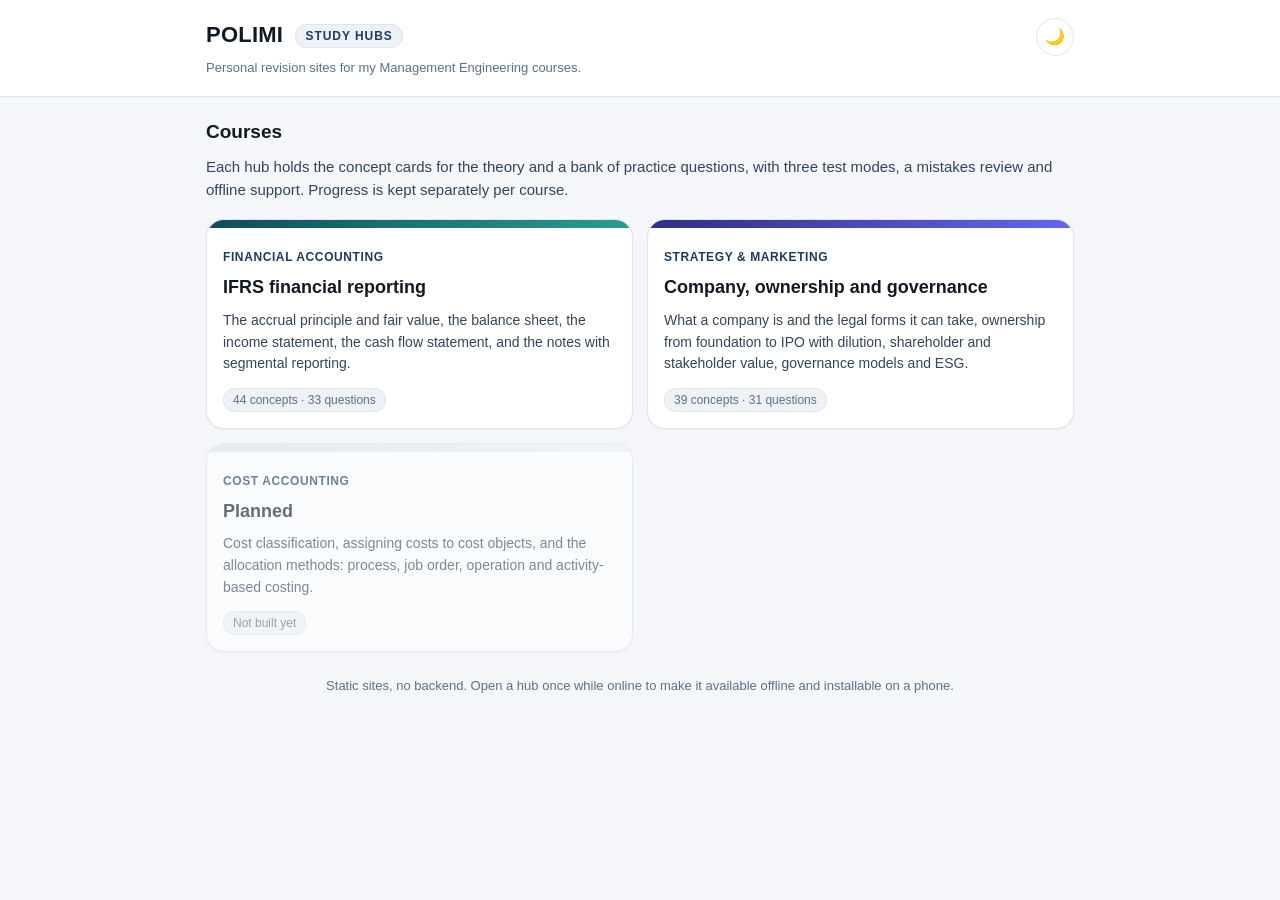
<file: index.html>
<!doctype html>
<html lang="en">
<head>
<meta charset="utf-8" />
<meta name="viewport" content="width=device-width, initial-scale=1, viewport-fit=cover" />
<title>POLIMI Study Hubs</title>
<meta name="description" content="Personal revision sites for my Management Engineering courses: concept cards and practice questions, one hub per course." />
<link rel="manifest" href="manifest.json" />
<link rel="icon" href="icon.svg" type="image/svg+xml" />
<link rel="apple-touch-icon" href="icon.svg" />
<meta name="theme-color" content="#1f3a5f" />
<meta name="apple-mobile-web-app-capable" content="yes" />
<script>(function(){try{var t=localStorage.getItem('polimi_theme');if(!t){t=(window.matchMedia&&window.matchMedia('(prefers-color-scheme: dark)').matches)?'dark':'light';}document.documentElement.setAttribute('data-theme',t);}catch(e){}})();</script>
<link rel="stylesheet" href="portal.css" />
</head>
<body>
<header>
  <div class="header-inner">
    <div>
      <h1>POLIMI <span class="tag">Study Hubs</span></h1>
      <p class="small">Personal revision sites for my Management Engineering courses.</p>
    </div>
    <button class="theme-toggle" id="themeToggle" title="Toggle dark mode" aria-label="Toggle dark mode">🌙</button>
  </div>
</header>

<main>
  <section class="intro">
    <h2>Courses</h2>
    <p>Each hub holds the concept cards for the theory and a bank of practice questions, with three test modes, a mistakes review and offline support. Progress is kept separately per course.</p>
  </section>

  <div class="course-grid">
    <a class="course" href="fa/index.html">
      <span class="swatch fa" aria-hidden="true"></span>
      <div class="course-body">
        <span class="kicker">Financial Accounting</span>
        <strong>IFRS financial reporting</strong>
        <p>The accrual principle and fair value, the balance sheet, the income statement, the cash flow statement, and the notes with segmental reporting.</p>
        <span class="counts">44 concepts · 33 questions</span>
      </div>
    </a>

    <a class="course" href="sm/index.html">
      <span class="swatch sm" aria-hidden="true"></span>
      <div class="course-body">
        <span class="kicker">Strategy &amp; Marketing</span>
        <strong>Company, ownership and governance</strong>
        <p>What a company is and the legal forms it can take, ownership from foundation to IPO with dilution, shareholder and stakeholder value, governance models and ESG.</p>
        <span class="counts">39 concepts · 31 questions</span>
      </div>
    </a>

    <div class="course upcoming">
      <span class="swatch next" aria-hidden="true"></span>
      <div class="course-body">
        <span class="kicker">Cost Accounting</span>
        <strong>Planned</strong>
        <p>Cost classification, assigning costs to cost objects, and the allocation methods: process, job order, operation and activity-based costing.</p>
        <span class="counts">Not built yet</span>
      </div>
    </div>
  </div>

  <p class="foot">Static sites, no backend. Open a hub once while online to make it available offline and installable on a phone.</p>
</main>

<script>
(function () {
  var btn = document.getElementById("themeToggle");
  function sync() {
    btn.textContent = document.documentElement.getAttribute("data-theme") === "dark" ? "☀️" : "🌙";
  }
  btn.addEventListener("click", function () {
    var cur = document.documentElement.getAttribute("data-theme") || "light";
    var next = cur === "dark" ? "light" : "dark";
    document.documentElement.setAttribute("data-theme", next);
    try { localStorage.setItem("polimi_theme", next); } catch (e) {}
    var meta = document.querySelector('meta[name="theme-color"]');
    if (meta) meta.content = next === "dark" ? "#0b0f14" : "#1f3a5f";
    sync();
  });
  sync();
})();
</script>
</body>
</html>
</file>
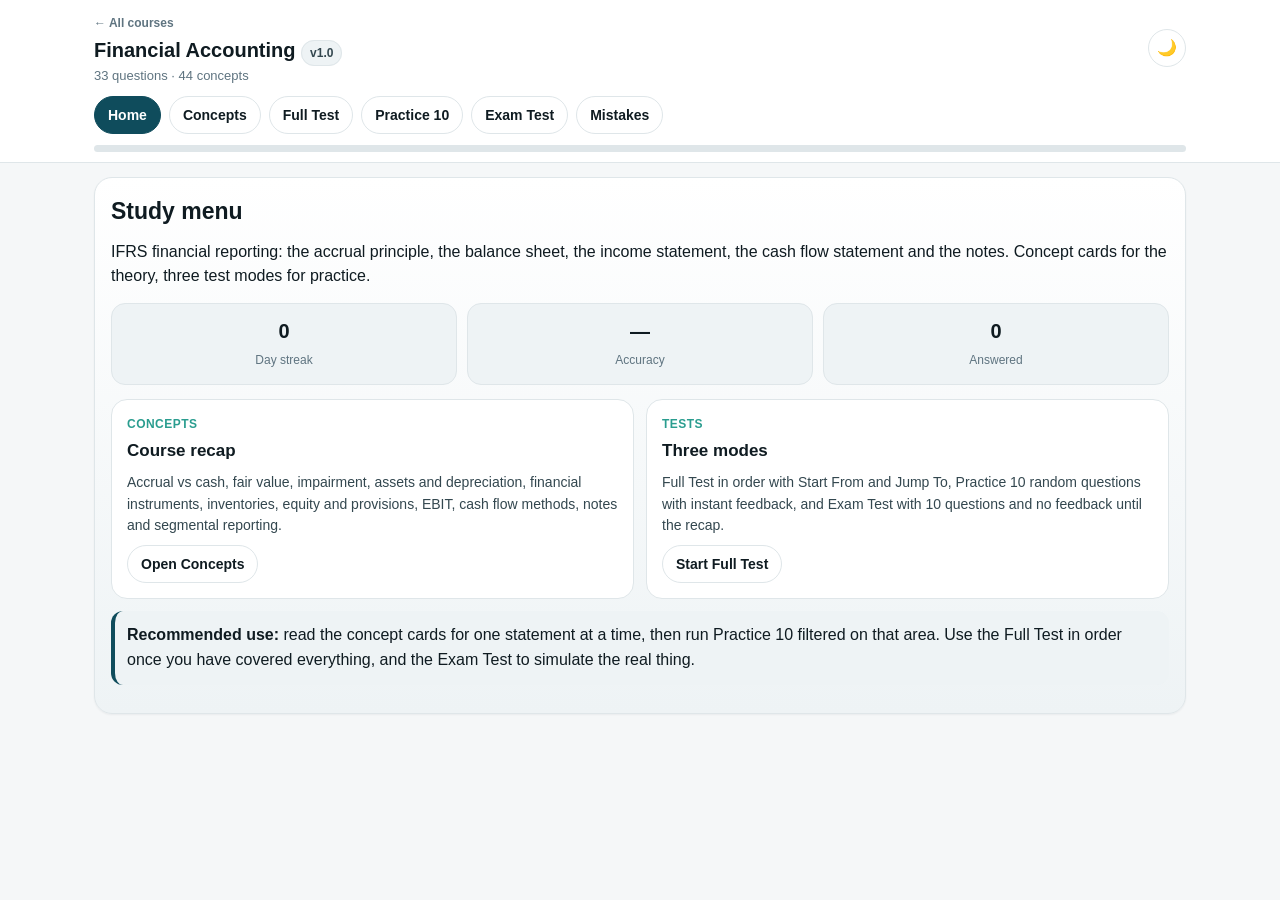
<file: fa/index.html>
<!doctype html>
<html lang="en">
<head>
<meta charset="utf-8" />
<meta name="viewport" content="width=device-width, initial-scale=1, viewport-fit=cover" />
<title>Financial Accounting Study Hub</title>
<meta name="description" content="Concepts and practice questions on IFRS financial accounting: balance sheet, income statement, cash flow statement and notes." />
<link rel="manifest" href="manifest.json" />
<link rel="icon" href="icon.svg" type="image/svg+xml" />
<link rel="apple-touch-icon" href="icon.svg" />
<meta name="theme-color" content="#0f4c5c" />
<meta name="apple-mobile-web-app-capable" content="yes" />
<script>(function(){try{var t=localStorage.getItem('polimi_theme');if(!t){t=(window.matchMedia&&window.matchMedia('(prefers-color-scheme: dark)').matches)?'dark':'light';}document.documentElement.setAttribute('data-theme',t);}catch(e){}})();</script>
<link rel="stylesheet" href="styles.css" />
</head>
<body>
<header>
  <div class="header-inner">
    <div class="topbar">
      <div>
        <a class="backlink" href="../index.html">← All courses</a>
        <h1>Financial Accounting <span class="badge" id="versionBadge">v1.0</span></h1>
        <div class="small" id="count"></div>
      </div>
      <div class="topbar-actions">
        <button class="theme-toggle" id="themeToggle" title="Toggle dark mode" aria-label="Toggle dark mode">🌙</button>
        <button class="hamb" id="hambBtn" aria-label="Menu">Menu</button>
      </div>
    </div>
    <nav class="nav" id="mainNav" aria-label="Sections">
      <button id="homeBtn" data-section="home" class="active">Home</button>
      <button id="conceptsBtn" data-section="concepts">Concepts</button>
      <button id="fullBtn" data-mode="full">Full Test</button>
      <button id="practiceBtn" data-mode="practice10">Practice 10</button>
      <button id="examBtn" data-mode="exam">Exam Test</button>
      <button id="mistakesBtn" data-section="mistakes">Mistakes</button>
    </nav>
    <div class="progress-wrap"><div class="progress" id="progress"></div></div>
  </div>
</header>

<main>
  <section id="home" class="app-section card hero">
    <h2>Study menu</h2>
    <p>IFRS financial reporting: the accrual principle, the balance sheet, the income statement, the cash flow statement and the notes. Concept cards for the theory, three test modes for practice.</p>
    <div class="stats-row" id="homeStats"></div>
    <div class="grid">
      <div class="topic">
        <div class="kicker">Concepts</div>
        <strong>Course recap</strong>
        <p class="mini">Accrual vs cash, fair value, impairment, assets and depreciation, financial instruments, inventories, equity and provisions, EBIT, cash flow methods, notes and segmental reporting.</p>
        <button class="pill" data-section="concepts">Open Concepts</button>
      </div>
      <div class="topic">
        <div class="kicker">Tests</div>
        <strong>Three modes</strong>
        <p class="mini">Full Test in order with Start From and Jump To, Practice 10 random questions with instant feedback, and Exam Test with 10 questions and no feedback until the recap.</p>
        <button class="pill" id="continueBtn" data-mode="full">Start Full Test</button>
      </div>
    </div>
    <div class="callout"><strong>Recommended use:</strong> read the concept cards for one statement at a time, then run Practice 10 filtered on that area. Use the Full Test in order once you have covered everything, and the Exam Test to simulate the real thing.</div>
  </section>

  <section id="concepts" class="app-section hidden">
    <div class="card">
      <h2>Concepts</h2>
      <p class="small">Each card gives the meaning, how the rule works in practice, and the typical exam trap.</p>
      <div class="pillrow" id="conceptPills"></div>
      <input class="searchbox" id="conceptSearch" placeholder="Search concepts..." aria-label="Search concepts" />
      <div class="topic-grid concepts-grid" id="conceptsGrid"></div>
      <div class="callout warn">
        <strong>High-frequency traps</strong>
        <div class="topic-grid">
          <div class="topic"><div class="kicker">Trap</div><strong>Accrual ≠ cash</strong><p>Revenue belongs to the year the transaction takes effect; the cash inflow can fall in a different year.</p></div>
          <div class="topic"><div class="kicker">Trap</div><strong>FVTPL ≠ Available-for-sale</strong><p>Both are measured at fair value, but the variation goes to the income statement for FVTPL and to the revaluation reserve for available-for-sale.</p></div>
          <div class="topic"><div class="kicker">Trap</div><strong>Impairment ≠ depreciation</strong><p>Depreciation allocates cost across useful life; impairment captures a durable, unrecoverable loss of value.</p></div>
          <div class="topic"><div class="kicker">Trap</div><strong>Land is never depreciated</strong><p>Every other item of PPE is, and depreciation continues even while an asset sits idle.</p></div>
          <div class="topic"><div class="kicker">Trap</div><strong>LIFO is not allowed</strong><p>IFRS permits FIFO and weighted average only; LIFO logic is considered unrealistic.</p></div>
          <div class="topic"><div class="kicker">Trap</div><strong>Inventories: lower of the two</strong><p>Cost versus net realizable value, where NRV is the selling price less completion and selling costs.</p></div>
          <div class="topic"><div class="kicker">Trap</div><strong>Gross profit only by function</strong><p>The by-nature format runs from revenue straight to operating profit with no gross profit subtotal.</p></div>
          <div class="topic"><div class="kicker">Trap</div><strong>Goodwill is tested, not amortized</strong><p>Indefinite life means an impairment test every year, with the loss credited to the income statement.</p></div>
        </div>
      </div>
    </div>
  </section>

  <section id="testSection" class="app-section hidden">
    <section class="card" id="setup">
      <h2 id="testTitle">Test</h2>
      <p class="small" id="setupDesc">Choose a test mode.</p>
      <div class="controls">
        <div id="categoryWrap">
          <label class="small" for="category">Area</label>
          <select id="category"></select>
        </div>
        <div id="startWrap">
          <label class="small" for="startFrom">Start from question</label>
          <input id="startFrom" type="number" min="1" value="1" />
        </div>
        <div id="orderWrap">
          <label class="small" for="orderMode">Order</label>
          <select id="orderMode">
            <option value="ordered">Original order</option>
            <option value="shuffle">Shuffle</option>
          </select>
        </div>
      </div>
      <button class="primary" id="startBtn">Start</button>
    </section>
    <section class="card hidden" id="quiz"></section>
    <section class="card hidden" id="summary"></section>
  </section>

  <section id="mistakes" class="app-section hidden">
    <div class="card">
      <h2>Mistakes Review</h2>
      <p class="small">Wrong answers are saved in this browser.</p>
      <div id="mistakeList"></div>
      <button class="ghost" id="clearMistakesBtn">Reset mistakes</button>
    </div>
  </section>
</main>

<script src="data.js"></script>
<script src="app.js"></script>
</body>
</html>
</file>
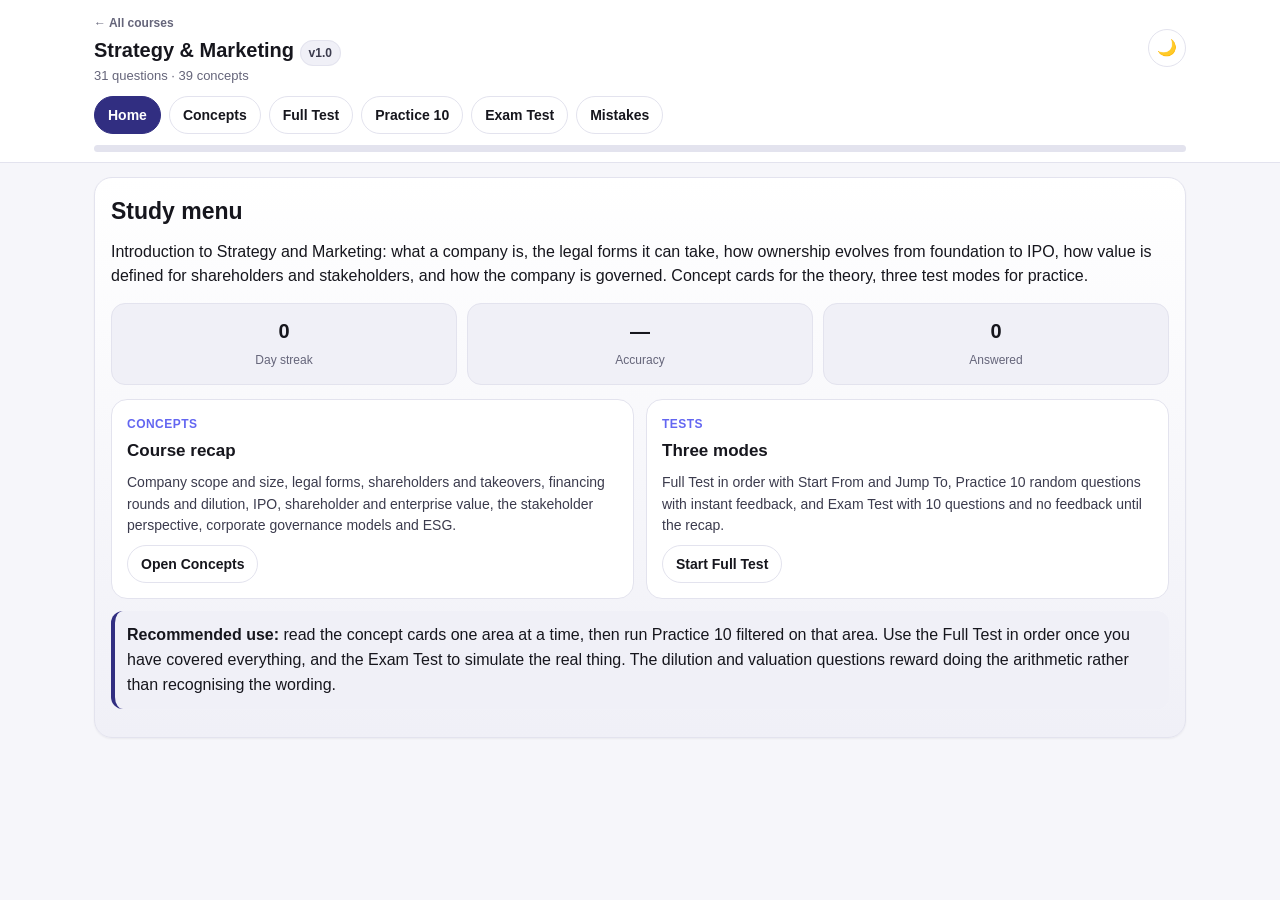
<file: sm/index.html>
<!doctype html>
<html lang="en">
<head>
<meta charset="utf-8" />
<meta name="viewport" content="width=device-width, initial-scale=1, viewport-fit=cover" />
<title>Strategy &amp; Marketing Study Hub</title>
<meta name="description" content="Concepts and practice questions on Strategy and Marketing: the company, legal forms, ownership and evolution, value, governance and ESG." />
<link rel="manifest" href="manifest.json" />
<link rel="icon" href="icon.svg" type="image/svg+xml" />
<link rel="apple-touch-icon" href="icon.svg" />
<meta name="theme-color" content="#312e81" />
<meta name="apple-mobile-web-app-capable" content="yes" />
<script>(function(){try{var t=localStorage.getItem('polimi_theme');if(!t){t=(window.matchMedia&&window.matchMedia('(prefers-color-scheme: dark)').matches)?'dark':'light';}document.documentElement.setAttribute('data-theme',t);}catch(e){}})();</script>
<link rel="stylesheet" href="styles.css" />
</head>
<body>
<header>
  <div class="header-inner">
    <div class="topbar">
      <div>
        <a class="backlink" href="../index.html">← All courses</a>
        <h1>Strategy &amp; Marketing <span class="badge" id="versionBadge">v1.0</span></h1>
        <div class="small" id="count"></div>
      </div>
      <div class="topbar-actions">
        <button class="theme-toggle" id="themeToggle" title="Toggle dark mode" aria-label="Toggle dark mode">🌙</button>
        <button class="hamb" id="hambBtn" aria-label="Menu">Menu</button>
      </div>
    </div>
    <nav class="nav" id="mainNav" aria-label="Sections">
      <button id="homeBtn" data-section="home" class="active">Home</button>
      <button id="conceptsBtn" data-section="concepts">Concepts</button>
      <button id="fullBtn" data-mode="full">Full Test</button>
      <button id="practiceBtn" data-mode="practice10">Practice 10</button>
      <button id="examBtn" data-mode="exam">Exam Test</button>
      <button id="mistakesBtn" data-section="mistakes">Mistakes</button>
    </nav>
    <div class="progress-wrap"><div class="progress" id="progress"></div></div>
  </div>
</header>

<main>
  <section id="home" class="app-section card hero">
    <h2>Study menu</h2>
    <p>Introduction to Strategy and Marketing: what a company is, the legal forms it can take, how ownership evolves from foundation to IPO, how value is defined for shareholders and stakeholders, and how the company is governed. Concept cards for the theory, three test modes for practice.</p>
    <div class="stats-row" id="homeStats"></div>
    <div class="grid">
      <div class="topic">
        <div class="kicker">Concepts</div>
        <strong>Course recap</strong>
        <p class="mini">Company scope and size, legal forms, shareholders and takeovers, financing rounds and dilution, IPO, shareholder and enterprise value, the stakeholder perspective, corporate governance models and ESG.</p>
        <button class="pill" data-section="concepts">Open Concepts</button>
      </div>
      <div class="topic">
        <div class="kicker">Tests</div>
        <strong>Three modes</strong>
        <p class="mini">Full Test in order with Start From and Jump To, Practice 10 random questions with instant feedback, and Exam Test with 10 questions and no feedback until the recap.</p>
        <button class="pill" id="continueBtn" data-mode="full">Start Full Test</button>
      </div>
    </div>
    <div class="callout"><strong>Recommended use:</strong> read the concept cards one area at a time, then run Practice 10 filtered on that area. Use the Full Test in order once you have covered everything, and the Exam Test to simulate the real thing. The dilution and valuation questions reward doing the arithmetic rather than recognising the wording.</div>
  </section>

  <section id="concepts" class="app-section hidden">
    <div class="card">
      <h2>Concepts</h2>
      <p class="small">Each card gives the meaning, how the rule works in practice, and the typical exam trap.</p>
      <div class="pillrow" id="conceptPills"></div>
      <input class="searchbox" id="conceptSearch" placeholder="Search concepts..." aria-label="Search concepts" />
      <div class="topic-grid concepts-grid" id="conceptsGrid"></div>
      <div class="callout warn">
        <strong>High-frequency traps</strong>
        <div class="topic-grid">
          <div class="topic"><div class="kicker">Trap</div><strong>Percentages need a valuation</strong><p>A stake falling from 40% to 20% can be worth far more if the company grew from €10m to €60m. Never read dilution without the valuation behind it.</p></div>
          <div class="topic"><div class="kicker">Trap</div><strong>Post-money, not pre-money</strong><p>An investor's share is the investment divided by the post-money valuation, which already includes the cash injected.</p></div>
          <div class="topic"><div class="kicker">Trap</div><strong>Primary ≠ secondary IPO</strong><p>In a primary the cash goes to the company; in a secondary it goes to the selling shareholders.</p></div>
          <div class="topic"><div class="kicker">Trap</div><strong>SV = EV − debt + cash</strong><p>Cash reduces net debt, so it raises shareholder value. Dropping the cash term is the usual slip.</p></div>
          <div class="topic"><div class="kicker">Trap</div><strong>Hostile refers to the board</strong><p>A takeover is hostile when the target's board opposes it, whatever the price offered.</p></div>
          <div class="topic"><div class="kicker">Trap</div><strong>Unlimited ≠ unregulated</strong><p>Unlimited companies lack limited liability but are exempted from filing accounts for public disclosure.</p></div>
          <div class="topic"><div class="kicker">Trap</div><strong>One-tier still supervises</strong><p>A single board is not an absence of supervision: non-executives outnumber executives and some act as supervisors.</p></div>
          <div class="topic"><div class="kicker">Trap</div><strong>Stakeholder view adds, not replaces</strong><p>The argument is that shareholder value alone is insufficient over the long term, not that it should be abandoned.</p></div>
        </div>
      </div>
    </div>
  </section>

  <section id="testSection" class="app-section hidden">
    <section class="card" id="setup">
      <h2 id="testTitle">Test</h2>
      <p class="small" id="setupDesc">Choose a test mode.</p>
      <div class="controls">
        <div id="categoryWrap">
          <label class="small" for="category">Area</label>
          <select id="category"></select>
        </div>
        <div id="startWrap">
          <label class="small" for="startFrom">Start from question</label>
          <input id="startFrom" type="number" min="1" value="1" />
        </div>
        <div id="orderWrap">
          <label class="small" for="orderMode">Order</label>
          <select id="orderMode">
            <option value="ordered">Original order</option>
            <option value="shuffle">Shuffle</option>
          </select>
        </div>
      </div>
      <button class="primary" id="startBtn">Start</button>
    </section>
    <section class="card hidden" id="quiz"></section>
    <section class="card hidden" id="summary"></section>
  </section>

  <section id="mistakes" class="app-section hidden">
    <div class="card">
      <h2>Mistakes Review</h2>
      <p class="small">Wrong answers are saved in this browser.</p>
      <div id="mistakeList"></div>
      <button class="ghost" id="clearMistakesBtn">Reset mistakes</button>
    </div>
  </section>
</main>

<script src="data.js"></script>
<script src="app.js"></script>
</body>
</html>
</file>
<file: portal.css>
:root{--bg:#f4f6f9;--card:#fff;--text:#111a24;--muted:#5d7085;--line:#dfe5ec;--accent:#1f3a5f;--soft:#eef2f7;--text2:#33455a;--shadow:0 1px 2px rgba(17,26,36,.05);--shadow-md:0 12px 30px rgba(17,26,36,.10)}
[data-theme="dark"]{--bg:#0b0f14;--card:#151b23;--text:#e7ecf2;--muted:#94a4b8;--line:#232d39;--accent:#7fb0e0;--soft:#1a222c;--text2:#c4d0dd;--shadow:0 1px 2px rgba(0,0,0,.4);--shadow-md:0 12px 32px rgba(0,0,0,.5)}
*{box-sizing:border-box}
body{margin:0;font-family:-apple-system,BlinkMacSystemFont,"Segoe UI",Roboto,Arial,sans-serif;background:var(--bg);color:var(--text);line-height:1.55;transition:background .25s ease,color .25s ease}
header{background:var(--card);border-bottom:1px solid var(--line);transition:background .25s ease,border-color .25s ease}
.header-inner{max-width:900px;margin:0 auto;padding:18px 16px;display:flex;align-items:flex-start;justify-content:space-between;gap:12px}
h1{font-size:22px;margin:0;letter-spacing:.01em}
.tag{font-size:12px;font-weight:700;text-transform:uppercase;letter-spacing:.08em;color:var(--accent);border:1px solid var(--line);background:var(--soft);border-radius:999px;padding:4px 9px;vertical-align:middle;margin-left:6px}
h2{font-size:19px;margin:0 0 8px}
p{margin:8px 0}
.small{font-size:13px;color:var(--muted);margin:6px 0 0}
.theme-toggle{flex:0 0 auto;border:1px solid var(--line);background:var(--card);color:var(--text);border-radius:999px;width:38px;height:38px;font-size:16px;line-height:1;display:flex;align-items:center;justify-content:center;cursor:pointer;transition:transform .15s ease}
.theme-toggle:active{transform:scale(.86)}
main{max-width:900px;margin:0 auto;padding:20px 16px 40px}
.intro{margin-bottom:18px}
.intro p{color:var(--text2);font-size:15px}
.course-grid{display:grid;grid-template-columns:repeat(2,1fr);gap:14px}
.course{display:flex;gap:0;flex-direction:column;overflow:hidden;background:var(--card);border:1px solid var(--line);border-radius:18px;box-shadow:var(--shadow);text-decoration:none;color:inherit;transition:transform .18s ease,box-shadow .18s ease,border-color .18s ease}
a.course:hover{transform:translateY(-3px);box-shadow:var(--shadow-md);border-color:var(--accent)}
.swatch{display:block;height:8px}
.swatch.fa{background:linear-gradient(90deg,#0f4c5c,#2a9d8f)}
.swatch.sm{background:linear-gradient(90deg,#312e81,#6366f1)}
.swatch.next{background:linear-gradient(90deg,var(--line),var(--soft))}
.course-body{padding:16px}
.kicker{font-size:12px;font-weight:800;text-transform:uppercase;letter-spacing:.05em;color:var(--accent)}
.course strong{display:block;font-size:18px;margin:5px 0 8px}
.course p{font-size:14px;color:var(--text2);margin:0 0 12px}
.counts{font-size:12px;color:var(--muted);border:1px solid var(--line);background:var(--soft);border-radius:999px;padding:4px 9px}
.upcoming{opacity:.62}
.foot{margin-top:24px;font-size:13px;color:var(--muted);text-align:center}
@media(max-width:700px){
  .course-grid{grid-template-columns:1fr}
  main{padding:16px 14px 32px}
  .header-inner{padding:16px 14px}
}
</file>
<file: fa/styles.css>
:root{--bg:#f5f7f8;--card:#fff;--text:#0f1b21;--muted:#5f7480;--line:#dfe6e9;--accent:#0f4c5c;--accent2:#2a9d8f;--soft:#eef3f5;--text2:#33474f;--ok:#0b6b45;--ok-bg:#eafaf1;--ok-line:#a8e6c8;--ok-border:#10b981;--bad:#b42318;--bad-bg:#fef3f2;--bad-line:#fecdca;--bad-border:#f04438;--warn:#b54708;--shadow:0 1px 2px rgba(15,27,33,.05);--shadow-md:0 10px 26px rgba(15,27,33,.09)}
[data-theme="dark"]{--bg:#0a0f12;--card:#141c21;--text:#e6ecef;--muted:#8fa3ad;--line:#22303a;--accent:#4fb3c8;--accent2:#46c8b5;--soft:#18232a;--text2:#c2cfd6;--ok:#4ade80;--ok-bg:#0f2a1d;--ok-line:#1f5c3a;--ok-border:#22c55e;--bad:#ff8a8a;--bad-bg:#2a1618;--bad-line:#5c2327;--bad-border:#f04438;--warn:#f0a35c;--shadow:0 1px 2px rgba(0,0,0,.4);--shadow-md:0 10px 30px rgba(0,0,0,.5)}
*{box-sizing:border-box}
html{scroll-behavior:smooth}
body{margin:0;font-family:-apple-system,BlinkMacSystemFont,"Segoe UI",Roboto,Arial,sans-serif;background:var(--bg);color:var(--text);line-height:1.55;transition:background .25s ease,color .25s ease}
header{position:sticky;top:0;z-index:20;background:var(--card);border-bottom:1px solid var(--line);transition:background .25s ease,border-color .25s ease}
.header-inner{max-width:1120px;margin:0 auto;padding:10px 14px}
h1{font-size:20px;margin:0}
h2{font-size:23px;margin:0 0 10px}
h3{font-size:18px;margin:18px 0 8px}
p{margin:8px 0}
.small{font-size:13px;color:var(--muted)}
.backlink{display:inline-block;font-size:12px;font-weight:700;color:var(--muted);text-decoration:none;margin-bottom:2px}
.backlink:hover{color:var(--accent)}
.topbar{display:flex;align-items:center;justify-content:space-between;gap:10px}
.topbar-actions{display:flex;gap:8px;align-items:center}
.hamb{display:none;border:1px solid var(--line);background:var(--card);color:var(--text);border-radius:12px;padding:9px 11px;font-weight:800;cursor:pointer}
.theme-toggle{border:1px solid var(--line);background:var(--card);color:var(--text);border-radius:999px;width:38px;height:38px;font-size:16px;line-height:1;display:flex;align-items:center;justify-content:center;cursor:pointer;transition:transform .15s ease}
.theme-toggle:active{transform:scale(.86)}
.nav{display:flex;gap:8px;overflow-x:auto;padding:10px 0 2px;-webkit-overflow-scrolling:touch}
.nav button,.pill,.primary,.ghost{border:1px solid var(--line);border-radius:999px;background:var(--card);padding:10px 13px;font-weight:700;white-space:nowrap;color:var(--text);cursor:pointer;font-family:inherit;font-size:14px;transition:transform .12s ease,background .2s ease,border-color .2s ease,box-shadow .2s ease}
.nav button.active,.primary,.pill.primary{background:var(--accent);color:#fff;border-color:var(--accent)}
button:disabled{opacity:.45;cursor:default}
button:active:not(:disabled){transform:scale(.96)}
.primary:hover:not(:disabled){box-shadow:var(--shadow-md)}
.progress-wrap{height:7px;background:var(--line);border-radius:999px;overflow:hidden;margin-top:9px}
.progress{height:100%;width:0;background:var(--accent2);transition:width .3s ease}
main{max-width:1120px;margin:0 auto;padding:14px}
.card{background:var(--card);border:1px solid var(--line);border-radius:18px;padding:16px;box-shadow:var(--shadow);margin-bottom:14px;animation:fadeIn .32s ease;transition:background .25s ease,border-color .25s ease}
.hero{background:linear-gradient(180deg,var(--card),var(--soft))}
@keyframes fadeIn{from{opacity:0;transform:translateY(6px)}to{opacity:1;transform:translateY(0)}}
.stats-row{display:grid;grid-template-columns:repeat(3,1fr);gap:10px;margin:14px 0}
.stat-pill{background:var(--soft);border:1px solid var(--line);border-radius:14px;padding:12px;text-align:center}
.stat-pill strong{display:block;font-size:20px}
.stat-pill span{font-size:12px;color:var(--muted)}
.grid{display:grid;grid-template-columns:repeat(2,1fr);gap:12px}
.topic-grid{display:grid;grid-template-columns:repeat(2,1fr);gap:12px}
.topic{background:var(--card);border:1px solid var(--line);border-radius:16px;padding:15px;transition:box-shadow .2s ease,transform .2s ease}
.topic:hover{box-shadow:var(--shadow-md);transform:translateY(-2px)}
.topic strong{font-size:17px;display:block;margin:4px 0 8px}
.kicker{font-size:12px;color:var(--accent2);font-weight:800;text-transform:uppercase;letter-spacing:.04em}
.topic details{margin-top:10px;background:var(--soft);border:1px solid var(--line);border-radius:12px;padding:9px}
.topic summary{font-weight:800;cursor:pointer}
.mini{font-size:14px;color:var(--text2)}
.searchbox,input[type=number],select{width:100%;border:1px solid var(--line);border-radius:14px;padding:13px;font:inherit;background:var(--card);color:var(--text)}
.hidden{display:none!important}
.pillrow{display:flex;flex-wrap:wrap;gap:8px;margin:10px 0 14px}
.controls{display:grid;grid-template-columns:repeat(3,1fr);gap:10px;margin:12px 0}
.callout{border-left:4px solid var(--accent);background:var(--soft);padding:12px;border-radius:12px;margin:12px 0}
.warn{border-left-color:var(--warn)}
.question{font-size:17px;font-weight:600;margin:12px 0;white-space:pre-wrap}
.meta{display:flex;gap:8px;flex-wrap:wrap}
.badge{font-size:12px;border:1px solid var(--line);background:var(--soft);border-radius:999px;padding:5px 8px;color:var(--text2);font-weight:600}
.option{display:block;width:100%;text-align:left;margin:8px 0;border:1px solid var(--line);border-radius:14px;background:var(--card);color:var(--text);padding:12px 34px 12px 12px;font:inherit;position:relative;cursor:pointer;transition:border-color .15s ease,background .15s ease,transform .12s ease}
.option:not(:disabled):hover{border-color:var(--accent2);transform:translateX(2px)}
.option.correct{border-color:var(--ok-border);background:var(--ok-bg)}
.option.wrong{border-color:var(--bad-border);background:var(--bad-bg)}
.option.correct::after{content:'✓';position:absolute;right:14px;top:50%;transform:translateY(-50%);color:var(--ok-border);font-weight:900;font-size:18px}
.option.wrong::after{content:'✕';position:absolute;right:14px;top:50%;transform:translateY(-50%);color:var(--bad-border);font-weight:900;font-size:18px}
.feedback{display:none;margin-top:12px;border-radius:14px;padding:13px}
.feedback.show{display:block;animation:fadeIn .25s ease}
.feedback.ok{background:var(--ok-bg);border:1px solid var(--ok-line)}
.feedback.bad{background:var(--bad-bg);border:1px solid var(--bad-line)}
.feedback h3{margin-top:0}
.quiznav{display:grid;grid-template-columns:1fr 1fr;gap:10px;margin-top:14px}
.swipe-hint{display:none}
.summary-grid{display:grid;grid-template-columns:repeat(3,1fr);gap:10px;margin:12px 0}
.stat{background:var(--soft);border:1px solid var(--line);border-radius:14px;padding:12px;text-align:center}
.stat strong{display:block;font-size:24px}
.review-item{border-top:1px solid var(--line);padding:12px 0}
.confetti-container{position:fixed;inset:0;pointer-events:none;z-index:999;overflow:hidden}
.confetti-piece{position:absolute;top:-12px;width:8px;height:14px;opacity:.9;border-radius:2px;animation:confetti-fall linear forwards}
@keyframes confetti-fall{to{transform:translateY(110vh) rotate(540deg);opacity:0}}
@media(max-width:760px){
  .hamb{display:block}
  .nav{display:none;flex-direction:column;overflow:visible}
  .nav.open{display:flex}
  .nav button{width:100%;text-align:left;border-radius:14px}
  .grid,.topic-grid,.controls,.summary-grid,.quiznav,.stats-row{grid-template-columns:1fr}
  main{padding:12px}
  .card{border-radius:16px;padding:14px}
  .swipe-hint{display:block;text-align:center;font-size:12px;color:var(--muted);margin-top:8px}
}
</file>
<file: sm/styles.css>
:root{--bg:#f6f6fa;--card:#fff;--text:#16161d;--muted:#65657a;--line:#e3e3ee;--accent:#312e81;--accent2:#6366f1;--soft:#f0f0f7;--text2:#3b3b4d;--ok:#0b6b45;--ok-bg:#eafaf1;--ok-line:#a8e6c8;--ok-border:#10b981;--bad:#b42318;--bad-bg:#fef3f2;--bad-line:#fecdca;--bad-border:#f04438;--warn:#b54708;--shadow:0 1px 2px rgba(22,22,29,.05);--shadow-md:0 10px 26px rgba(22,22,29,.09)}
[data-theme="dark"]{--bg:#0c0c12;--card:#17171f;--text:#e9e9f0;--muted:#9a9ab0;--line:#2a2a38;--accent:#8b8bf5;--accent2:#a5a5fb;--soft:#1d1d28;--text2:#c8c8d8;--ok:#4ade80;--ok-bg:#0f2a1d;--ok-line:#1f5c3a;--ok-border:#22c55e;--bad:#ff8a8a;--bad-bg:#2a1618;--bad-line:#5c2327;--bad-border:#f04438;--warn:#f0a35c;--shadow:0 1px 2px rgba(0,0,0,.4);--shadow-md:0 10px 30px rgba(0,0,0,.5)}
*{box-sizing:border-box}
html{scroll-behavior:smooth}
body{margin:0;font-family:-apple-system,BlinkMacSystemFont,"Segoe UI",Roboto,Arial,sans-serif;background:var(--bg);color:var(--text);line-height:1.55;transition:background .25s ease,color .25s ease}
header{position:sticky;top:0;z-index:20;background:var(--card);border-bottom:1px solid var(--line);transition:background .25s ease,border-color .25s ease}
.header-inner{max-width:1120px;margin:0 auto;padding:10px 14px}
h1{font-size:20px;margin:0}
h2{font-size:23px;margin:0 0 10px}
h3{font-size:18px;margin:18px 0 8px}
p{margin:8px 0}
.small{font-size:13px;color:var(--muted)}
.backlink{display:inline-block;font-size:12px;font-weight:700;color:var(--muted);text-decoration:none;margin-bottom:2px}
.backlink:hover{color:var(--accent)}
.topbar{display:flex;align-items:center;justify-content:space-between;gap:10px}
.topbar-actions{display:flex;gap:8px;align-items:center}
.hamb{display:none;border:1px solid var(--line);background:var(--card);color:var(--text);border-radius:12px;padding:9px 11px;font-weight:800;cursor:pointer}
.theme-toggle{border:1px solid var(--line);background:var(--card);color:var(--text);border-radius:999px;width:38px;height:38px;font-size:16px;line-height:1;display:flex;align-items:center;justify-content:center;cursor:pointer;transition:transform .15s ease}
.theme-toggle:active{transform:scale(.86)}
.nav{display:flex;gap:8px;overflow-x:auto;padding:10px 0 2px;-webkit-overflow-scrolling:touch}
.nav button,.pill,.primary,.ghost{border:1px solid var(--line);border-radius:999px;background:var(--card);padding:10px 13px;font-weight:700;white-space:nowrap;color:var(--text);cursor:pointer;font-family:inherit;font-size:14px;transition:transform .12s ease,background .2s ease,border-color .2s ease,box-shadow .2s ease}
.nav button.active,.primary,.pill.primary{background:var(--accent);color:#fff;border-color:var(--accent)}
button:disabled{opacity:.45;cursor:default}
button:active:not(:disabled){transform:scale(.96)}
.primary:hover:not(:disabled){box-shadow:var(--shadow-md)}
.progress-wrap{height:7px;background:var(--line);border-radius:999px;overflow:hidden;margin-top:9px}
.progress{height:100%;width:0;background:var(--accent2);transition:width .3s ease}
main{max-width:1120px;margin:0 auto;padding:14px}
.card{background:var(--card);border:1px solid var(--line);border-radius:18px;padding:16px;box-shadow:var(--shadow);margin-bottom:14px;animation:fadeIn .32s ease;transition:background .25s ease,border-color .25s ease}
.hero{background:linear-gradient(180deg,var(--card),var(--soft))}
@keyframes fadeIn{from{opacity:0;transform:translateY(6px)}to{opacity:1;transform:translateY(0)}}
.stats-row{display:grid;grid-template-columns:repeat(3,1fr);gap:10px;margin:14px 0}
.stat-pill{background:var(--soft);border:1px solid var(--line);border-radius:14px;padding:12px;text-align:center}
.stat-pill strong{display:block;font-size:20px}
.stat-pill span{font-size:12px;color:var(--muted)}
.grid{display:grid;grid-template-columns:repeat(2,1fr);gap:12px}
.topic-grid{display:grid;grid-template-columns:repeat(2,1fr);gap:12px}
.topic{background:var(--card);border:1px solid var(--line);border-radius:16px;padding:15px;transition:box-shadow .2s ease,transform .2s ease}
.topic:hover{box-shadow:var(--shadow-md);transform:translateY(-2px)}
.topic strong{font-size:17px;display:block;margin:4px 0 8px}
.kicker{font-size:12px;color:var(--accent2);font-weight:800;text-transform:uppercase;letter-spacing:.04em}
.topic details{margin-top:10px;background:var(--soft);border:1px solid var(--line);border-radius:12px;padding:9px}
.topic summary{font-weight:800;cursor:pointer}
.mini{font-size:14px;color:var(--text2)}
.searchbox,input[type=number],select{width:100%;border:1px solid var(--line);border-radius:14px;padding:13px;font:inherit;background:var(--card);color:var(--text)}
.hidden{display:none!important}
.pillrow{display:flex;flex-wrap:wrap;gap:8px;margin:10px 0 14px}
.controls{display:grid;grid-template-columns:repeat(3,1fr);gap:10px;margin:12px 0}
.callout{border-left:4px solid var(--accent);background:var(--soft);padding:12px;border-radius:12px;margin:12px 0}
.warn{border-left-color:var(--warn)}
.question{font-size:17px;font-weight:600;margin:12px 0;white-space:pre-wrap}
.meta{display:flex;gap:8px;flex-wrap:wrap}
.badge{font-size:12px;border:1px solid var(--line);background:var(--soft);border-radius:999px;padding:5px 8px;color:var(--text2);font-weight:600}
.option{display:block;width:100%;text-align:left;margin:8px 0;border:1px solid var(--line);border-radius:14px;background:var(--card);color:var(--text);padding:12px 34px 12px 12px;font:inherit;position:relative;cursor:pointer;transition:border-color .15s ease,background .15s ease,transform .12s ease}
.option:not(:disabled):hover{border-color:var(--accent2);transform:translateX(2px)}
.option.correct{border-color:var(--ok-border);background:var(--ok-bg)}
.option.wrong{border-color:var(--bad-border);background:var(--bad-bg)}
.option.correct::after{content:'✓';position:absolute;right:14px;top:50%;transform:translateY(-50%);color:var(--ok-border);font-weight:900;font-size:18px}
.option.wrong::after{content:'✕';position:absolute;right:14px;top:50%;transform:translateY(-50%);color:var(--bad-border);font-weight:900;font-size:18px}
.feedback{display:none;margin-top:12px;border-radius:14px;padding:13px}
.feedback.show{display:block;animation:fadeIn .25s ease}
.feedback.ok{background:var(--ok-bg);border:1px solid var(--ok-line)}
.feedback.bad{background:var(--bad-bg);border:1px solid var(--bad-line)}
.feedback h3{margin-top:0}
.quiznav{display:grid;grid-template-columns:1fr 1fr;gap:10px;margin-top:14px}
.swipe-hint{display:none}
.summary-grid{display:grid;grid-template-columns:repeat(3,1fr);gap:10px;margin:12px 0}
.stat{background:var(--soft);border:1px solid var(--line);border-radius:14px;padding:12px;text-align:center}
.stat strong{display:block;font-size:24px}
.review-item{border-top:1px solid var(--line);padding:12px 0}
.confetti-container{position:fixed;inset:0;pointer-events:none;z-index:999;overflow:hidden}
.confetti-piece{position:absolute;top:-12px;width:8px;height:14px;opacity:.9;border-radius:2px;animation:confetti-fall linear forwards}
@keyframes confetti-fall{to{transform:translateY(110vh) rotate(540deg);opacity:0}}
@media(max-width:760px){
  .hamb{display:block}
  .nav{display:none;flex-direction:column;overflow:visible}
  .nav.open{display:flex}
  .nav button{width:100%;text-align:left;border-radius:14px}
  .grid,.topic-grid,.controls,.summary-grid,.quiznav,.stats-row{grid-template-columns:1fr}
  main{padding:12px}
  .card{border-radius:16px;padding:14px}
  .swipe-hint{display:block;text-align:center;font-size:12px;color:var(--muted);margin-top:8px}
}
</file>
